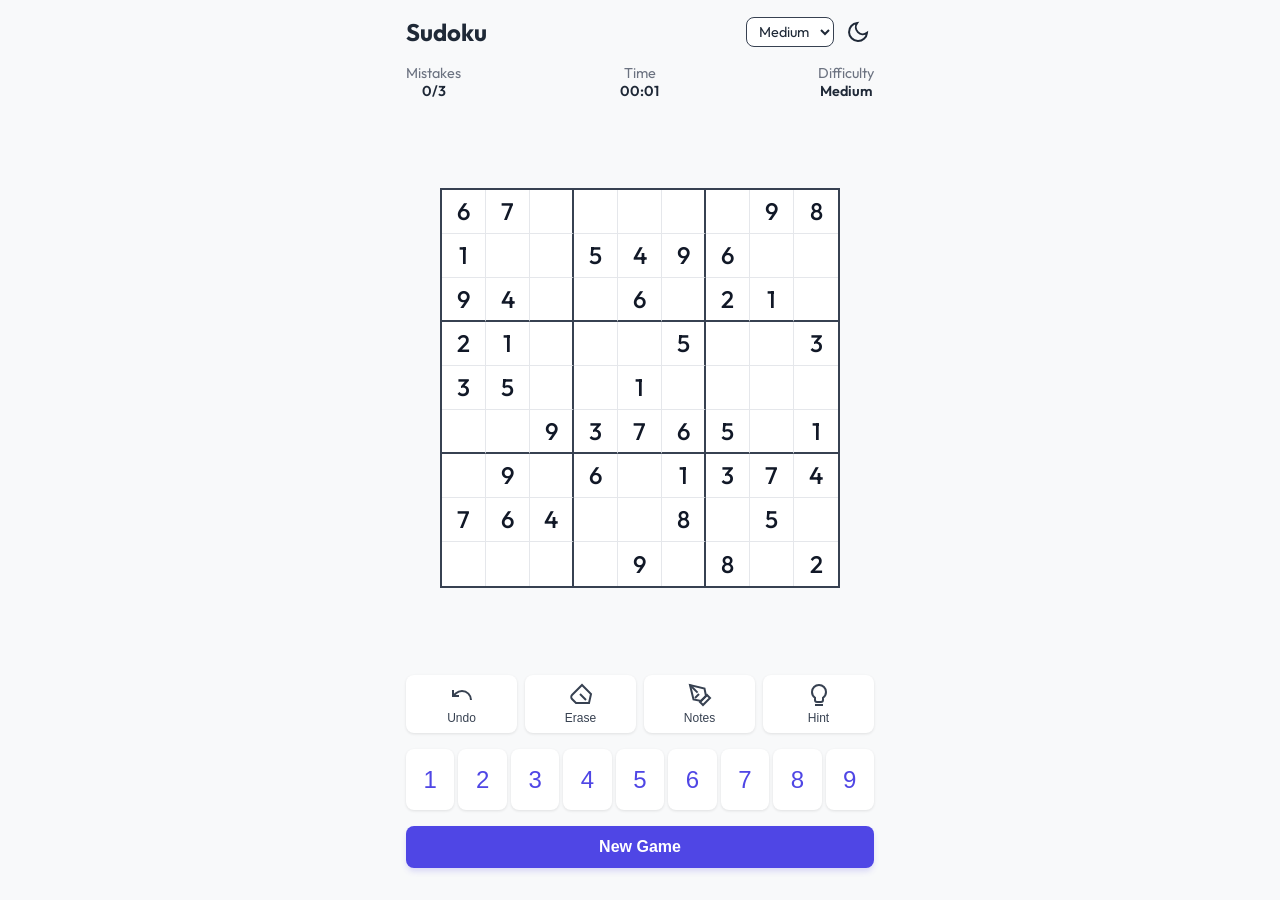
<file: index.html>
<!DOCTYPE html>
<html lang="en">
<head>
    <meta charset="UTF-8">
    <meta name="viewport" content="width=device-width, initial-scale=1.0, maximum-scale=1.0, user-scalable=no">
    <title>Sudoku Pro</title>
    <link rel="preconnect" href="https://fonts.googleapis.com">
    <link rel="preconnect" href="https://fonts.gstatic.com" crossorigin>
    <link href="https://fonts.googleapis.com/css2?family=Outfit:wght@300;400;500;600;700&display=swap" rel="stylesheet">
    <link rel="stylesheet" href="style.css">
</head>
<body>
    <div class="app-container">
        <header>
            <h1>Sudoku</h1>
            <div class="header-controls">
                <select id="difficulty-select">
                    <option value="easy">Easy</option>
                    <option value="medium" selected>Medium</option>
                    <option value="hard">Hard</option>
                    <option value="expert">Expert</option>
                </select>
                <button id="theme-toggle" aria-label="Toggle Dark Mode">
                    <svg width="24" height="24" viewBox="0 0 24 24" fill="none" stroke="currentColor" stroke-width="2">
                        <path d="M21 12.79A9 9 0 1 1 11.21 3 7 7 0 0 0 21 12.79z"></path>
                    </svg>
                </button>
            </div>
        </header>

        <div class="game-info">
            <div class="info-item">
                <span class="label">Mistakes</span>
                <span class="value" id="mistakes">0/3</span>
            </div>
            <div class="info-item">
                <span class="label">Time</span>
                <span class="value" id="timer">00:00</span>
            </div>
            <div class="info-item">
                <span class="label">Difficulty</span>
                <span class="value" id="difficulty-display">Medium</span>
            </div>
        </div>

        <div class="game-board-container">
            <div id="game-board" class="game-board">
                <!-- Grid generated by JS -->
            </div>
        </div>

        <div class="controls-area">
            <div class="tools">
                <button class="tool-btn" id="btn-undo">
                    <svg width="24" height="24" viewBox="0 0 24 24" fill="none" stroke="currentColor" stroke-width="2">
                        <path d="M3 7v6h6"></path>
                        <path d="M21 17a9 9 0 0 0-9-9 9 9 0 0 0-6 2.3L3 13"></path>
                    </svg>
                    <span>Undo</span>
                </button>
                <button class="tool-btn" id="btn-erase">
                    <svg width="24" height="24" viewBox="0 0 24 24" fill="none" stroke="currentColor" stroke-width="2">
                        <path d="M20 20H7L3 16C2 15 2 13 3 12L13 2L22 11L20 20Z"></path>
                        <path d="M11 11L17 17"></path>
                    </svg>
                    <span>Erase</span>
                </button>
                <button class="tool-btn" id="btn-note">
                    <div class="note-indicator">OFF</div>
                    <svg width="24" height="24" viewBox="0 0 24 24" fill="none" stroke="currentColor" stroke-width="2">
                        <path d="M12 19l7-7 3 3-7 7-3-3z"></path>
                        <path d="M18 13l-1.5-7.5L2 2l3.5 14.5L13 18l5-5z"></path>
                        <path d="M2 2l7.586 7.586"></path>
                        <path d="M11 11l-4 4"></path>
                    </svg>
                    <span>Notes</span>
                </button>
                <button class="tool-btn" id="btn-hint">
                    <svg width="24" height="24" viewBox="0 0 24 24" fill="none" stroke="currentColor" stroke-width="2">
                        <path d="M12 2a7 7 0 0 1 7 7c0 2.38-1.19 4.47-3 5.74V17a2 2 0 0 1-2 2H10a2 2 0 0 1-2-2v-2.26C6.19 13.47 5 11.38 5 9a7 7 0 0 1 7-7z"></path>
                        <path d="M9 21v1h6v-1"></path>
                    </svg>
                    <span>Hint</span>
                </button>
            </div>

            <div class="numpad">
                <button class="num-btn" data-num="1">1</button>
                <button class="num-btn" data-num="2">2</button>
                <button class="num-btn" data-num="3">3</button>
                <button class="num-btn" data-num="4">4</button>
                <button class="num-btn" data-num="5">5</button>
                <button class="num-btn" data-num="6">6</button>
                <button class="num-btn" data-num="7">7</button>
                <button class="num-btn" data-num="8">8</button>
                <button class="num-btn" data-num="9">9</button>
            </div>
            
            <button id="btn-new-game" class="new-game-btn">New Game</button>
        </div>
    </div>

    <!-- Modals -->
    <div id="game-over-modal" class="modal hidden">
        <div class="modal-content">
            <h2>Game Over</h2>
            <p>You made too many mistakes!</p>
            <button id="btn-restart">Try Again</button>
        </div>
    </div>

    <div id="win-modal" class="modal hidden">
        <div class="modal-content">
            <h2>Excellent!</h2>
            <p>You solved the puzzle!</p>
            <p class="win-time">Time: <span id="final-time">00:00</span></p>
            <p class="win-difficulty">Difficulty: <span id="final-difficulty">Medium</span></p>
            <button id="btn-new-game-win">New Game</button>
        </div>
    </div>

    <script src="script.js"></script>
</body>
</html>
</file>
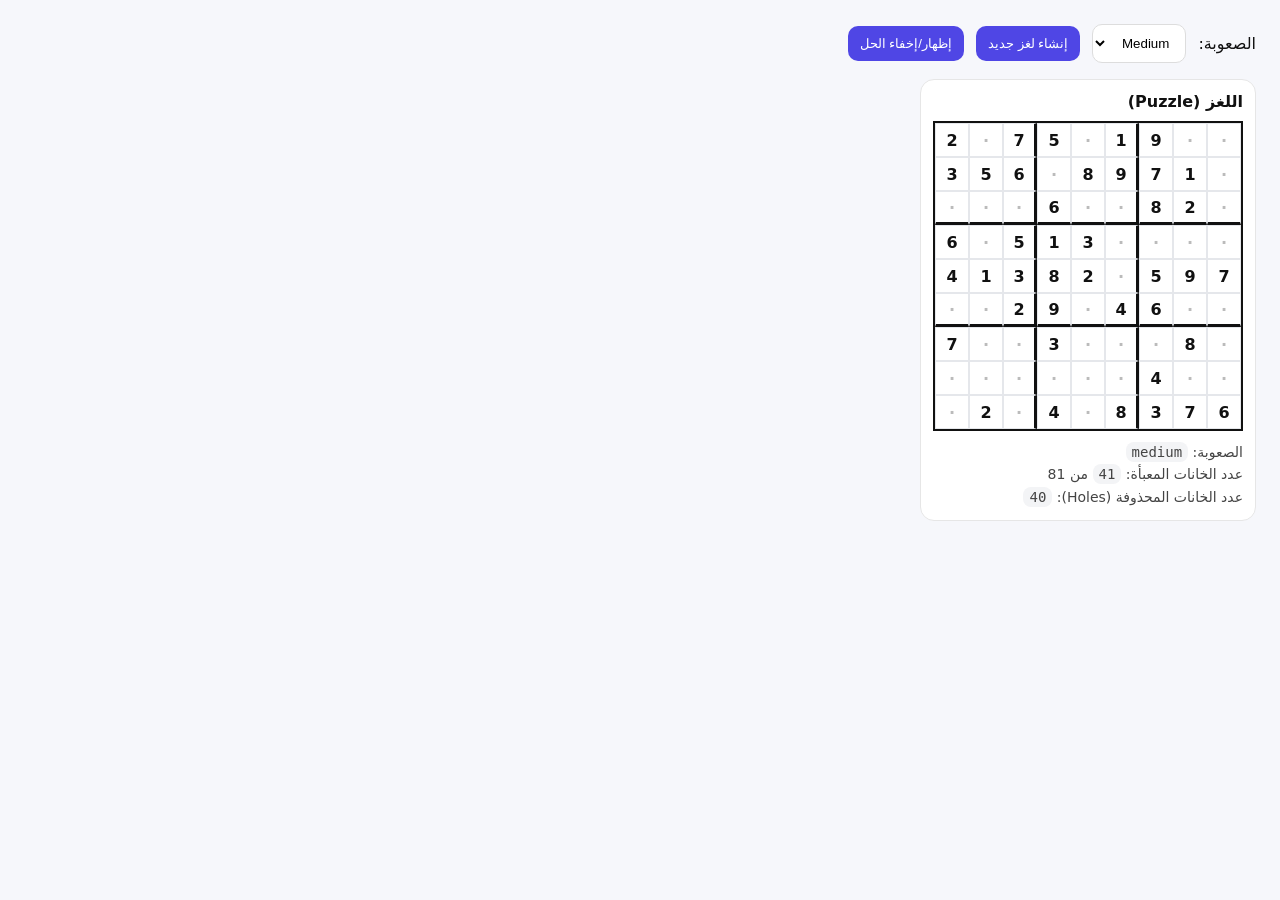
<file: a.html>
<!doctype html>
<html lang="ar" dir="rtl">
<head>
  <meta charset="utf-8" />
  <meta name="viewport" content="width=device-width,initial-scale=1" />
  <title>Sudoku Generator (Live)</title>
  <style>
    body { font-family: system-ui, Arial; padding: 16px; background:#f6f7fb; color:#111; }
    .row { display:flex; gap:12px; flex-wrap:wrap; align-items:center; }
    select, button { padding:10px 12px; border-radius:10px; border:1px solid #ddd; background:#fff; cursor:pointer; }
    button { background:#4f46e5; color:#fff; border:none; }
    button:active { transform: translateY(1px); }
    .wrap { display:flex; gap:18px; flex-wrap:wrap; margin-top:16px; }
    .panel { background:#fff; border:1px solid #e6e6e6; border-radius:14px; padding:12px; }
    .title { font-weight:700; margin:0 0 10px 0; }
    
    .grid {
      direction: ltr; /* keep sudoku columns LTR even if page is RTL */ 
      display:grid; 
      grid-template-columns: repeat(9, 34px); 
      grid-template-rows: repeat(9, 34px); 
      border: 2px solid #111; 
    }
    .cell {
      width:34px; height:34px; display:flex; align-items:center; justify-content:center;
      border:1px solid #e5e7eb; font-weight:600; background:#fff;
      box-sizing: border-box;
    }

    /* ✅ تخطيط مربعات 3×3 (فواصل سميكة بعد العمود 3 و6 وبعد الصف 3 و6) */
    /* فواصل عمودية: بعد كل 3 أعمدة (الأعمدة 3 و6) */
    .cell:nth-child(9n + 3),
    .cell:nth-child(9n + 6) {
      border-right: 3px solid #111;
    }

    /* فواصل أفقية: بعد كل 3 صفوف (الصفوف 3 و6) */
    .cell:nth-child(n + 19):nth-child(-n + 27),
    .cell:nth-child(n + 46):nth-child(-n + 54) {
      border-bottom: 3px solid #111;
    }
.fixed { color:#111; }
    .empty { color:#bbb; }
    .meta { margin-top:10px; font-size:14px; color:#444; line-height:1.6; }
    code { background:#f3f4f6; padding:2px 6px; border-radius:8px; }
  </style>
</head>
<body>
  <div class="row">
    <label>الصعوبة:</label>
    <select id="difficulty">
      <option value="easy">Easy</option>
      <option value="medium" selected>Medium</option>
      <option value="hard">Hard</option>
      <option value="expert">Expert</option>
    </select>

    <button id="btn">إنشاء لغز جديد</button>
    <button id="btnShow">إظهار/إخفاء الحل</button>
  </div>

  <div class="wrap">
    <div class="panel">
      <p class="title">اللغز (Puzzle)</p>
      <div id="puzzle" class="grid"></div>
      <div id="info" class="meta"></div>
    </div>

    <div class="panel" id="solPanel" style="display:none">
      <p class="title">الحل (Solution)</p>
      <div id="solution" class="grid"></div>
      <div class="meta">
        هذا هو الحل الكامل الذي استُخدم لمقارنة صحة اللغز.
      </div>
    </div>
  </div>

<script>
/**
 * Sudoku Generator (Live)
 * - 1) createEmptyGrid(): 9x9 مليانة أصفار
 * - 2) fillDiagonal(): تعبئة المربعات القطرية 3x3 عشوائيًا
 * - 3) solveBacktracking(): إكمال الحل باستخدام Backtracking
 * - 4) makePuzzle(): حذف أرقام حسب الصعوبة لصنع اللغز
 */

const HOLES_BY_DIFFICULTY = {
  easy: 30,
  medium: 40,
  hard: 50,
  expert: 60
};

function createEmptyGrid() {
  return Array.from({ length: 9 }, () => Array(9).fill(0));
}

function cloneGrid(grid) {
  return grid.map(row => row.slice());
}

function isSafe(grid, row, col, num) {
  // صف
  for (let c = 0; c < 9; c++) if (grid[row][c] === num) return false;
  // عمود
  for (let r = 0; r < 9; r++) if (grid[r][col] === num) return false;
  // مربع 3x3
  const startRow = row - (row % 3);
  const startCol = col - (col % 3);
  for (let r = 0; r < 3; r++) {
    for (let c = 0; c < 3; c++) {
      if (grid[startRow + r][startCol + c] === num) return false;
    }
  }
  return true;
}

function shuffle(arr) {
  // Fisher–Yates
  for (let i = arr.length - 1; i > 0; i--) {
    const j = Math.floor(Math.random() * (i + 1));
    [arr[i], arr[j]] = [arr[j], arr[i]];
  }
  return arr;
}

function fillBox(grid, rowStart, colStart) {
  const nums = shuffle([1,2,3,4,5,6,7,8,9]);
  let idx = 0;
  for (let r = 0; r < 3; r++) {
    for (let c = 0; c < 3; c++) {
      grid[rowStart + r][colStart + c] = nums[idx++];
    }
  }
}

function fillDiagonal(grid) {
  // مربعات قطرية: (0,0), (3,3), (6,6)
  for (let i = 0; i < 9; i += 3) {
    fillBox(grid, i, i);
  }
}

function findEmpty(grid) {
  for (let r = 0; r < 9; r++) {
    for (let c = 0; c < 9; c++) {
      if (grid[r][c] === 0) return { r, c };
    }
  }
  return null;
}

function solveBacktracking(grid) {
  const empty = findEmpty(grid);
  if (!empty) return true; // اكتمل

  const { r, c } = empty;
  // ترتيب أرقام عشوائي يعطي حلول متنوعة
  const nums = shuffle([1,2,3,4,5,6,7,8,9]);

  for (const num of nums) {
    if (isSafe(grid, r, c, num)) {
      grid[r][c] = num;
      if (solveBacktracking(grid)) return true;
      grid[r][c] = 0; // رجوع للخلف
    }
  }
  return false;
}

function generateSolvedGrid() {
  const grid = createEmptyGrid();
  fillDiagonal(grid);
  solveBacktracking(grid);
  return grid;
}

function makePuzzleFromSolution(solution, difficulty) {
  const holes = HOLES_BY_DIFFICULTY[difficulty] ?? 40;
  const puzzle = cloneGrid(solution);

  let attempts = holes;
  while (attempts > 0) {
    const r = Math.floor(Math.random() * 9);
    const c = Math.floor(Math.random() * 9);
    if (puzzle[r][c] !== 0) {
      puzzle[r][c] = 0;
      attempts--;
    }
  }
  return puzzle;
}

function countFilled(grid) {
  let filled = 0;
  for (let r = 0; r < 9; r++) for (let c = 0; c < 9; c++) if (grid[r][c] !== 0) filled++;
  return filled;
}

function renderGrid(container, grid, fixedMask = null) {
  container.innerHTML = "";
  for (let r = 0; r < 9; r++) {
    for (let c = 0; c < 9; c++) {
      const v = grid[r][c];
      const cell = document.createElement("div");
      cell.className = "cell";
      if (v === 0) {
        cell.textContent = "·";
        cell.classList.add("empty");
      } else {
        cell.textContent = v;
        // fixedMask: لو كانت خانة ثابتة (موجودة في اللغز) نلونها كـ fixed
        if (fixedMask && fixedMask[r][c] !== 0) cell.classList.add("fixed");
      }
      container.appendChild(cell);
    }
  }
}

/* UI */
const difficultyEl = document.getElementById("difficulty");
const btn = document.getElementById("btn");
const btnShow = document.getElementById("btnShow");
const puzzleEl = document.getElementById("puzzle");
const solutionEl = document.getElementById("solution");
const solPanel = document.getElementById("solPanel");
const infoEl = document.getElementById("info");

let lastPuzzle = null;
let lastSolution = null;

function newPuzzle() {
  const diff = difficultyEl.value;

  // 1) حل كامل
  const solution = generateSolvedGrid();

  // 2) لغز بحذف أرقام
  const puzzle = makePuzzleFromSolution(solution, diff);

  lastPuzzle = puzzle;
  lastSolution = solution;

  // عرض
  renderGrid(puzzleEl, puzzle, puzzle);      // ثابت = الأرقام الموجودة في اللغز
  renderGrid(solutionEl, solution, puzzle);  // نفس الثوابت أيضاً للتمييز

  const filled = countFilled(puzzle);
  const holes = 81 - filled;
  infoEl.innerHTML =
    `الصعوبة: <code>${diff}</code><br>` +
    `عدد الخانات المعبأة: <code>${filled}</code> من 81<br>` +
    `عدد الخانات المحذوفة (Holes): <code>${holes}</code>`;
}

btn.addEventListener("click", newPuzzle);
btnShow.addEventListener("click", () => {
  solPanel.style.display = (solPanel.style.display === "none") ? "block" : "none";
});

// تشغيل أول مرة
newPuzzle();
</script>
</body>
</html>
</file>
<file: style.css>
:root {
    --bg-color: #f8f9fa;
    --text-color: #1f2937;
    --board-bg: #ffffff;
    --grid-line: #e5e7eb;
    --grid-line-thick: #374151;
    --cell-hover: #f3f4f6;
    --cell-selected: #e0e7ff;
    /* Light indigo */
    --cell-related: #eff6ff;
    /* Very light blue */
    --cell-same-num: #c7d2fe;
    /* Indigo 200 */
    --primary-color: #4f46e5;
    /* Indigo 600 */
    --primary-hover: #4338ca;
    --error-color: #ef4444;
    --error-bg: #fee2e2;
    --fixed-text: #111827;
    --user-text: #4f46e5;
    --note-text: #6b7280;
    --btn-bg: #ffffff;
    --btn-text: #374151;
    --btn-shadow: 0 1px 3px rgba(0, 0, 0, 0.1);
}

.dark-mode {
    --bg-color: #111827;
    --text-color: #f9fafb;
    --board-bg: #1f2937;
    --grid-line: #374151;
    --grid-line-thick: #9ca3af;
    --cell-hover: #374151;
    --cell-selected: #312e81;
    /* Indigo 900 */
    --cell-related: #1e1b4b;
    /* Indigo 950 */
    --cell-same-num: #4338ca;
    /* Indigo 700 */
    --primary-color: #6366f1;
    /* Indigo 500 */
    --primary-hover: #818cf8;
    --error-color: #f87171;
    --error-bg: #450a0a;
    --fixed-text: #e5e7eb;
    --user-text: #818cf8;
    --note-text: #9ca3af;
    --btn-bg: #1f2937;
    --btn-text: #e5e7eb;
    --btn-shadow: 0 1px 3px rgba(0, 0, 0, 0.5);
}

* {
    box-sizing: border-box;
    margin: 0;
    padding: 0;
    -webkit-tap-highlight-color: transparent;
}

body {
    font-family: 'Outfit', sans-serif;
    background-color: var(--bg-color);
    color: var(--text-color);
    display: flex;
    justify-content: center;
    min-height: 100vh;
    transition: background-color 0.3s, color 0.3s;
}

.app-container {
    width: 100%;
    max-width: 500px;
    padding: 1rem;
    display: flex;
    flex-direction: column;
    height: 100vh;
    /* Full viewport height for mobile app feel */
}

/* Header */
header {
    display: flex;
    justify-content: space-between;
    align-items: center;
    margin-bottom: 1rem;
}

h1 {
    font-weight: 700;
    font-size: 1.5rem;
}

.header-controls {
    display: flex;
    gap: 0.5rem;
    align-items: center;
}

select {
    padding: 0.25rem 0.5rem;
    border-radius: 0.5rem;
    border: 1px solid var(--grid-line-thick);
    background-color: var(--btn-bg);
    color: var(--text-color);
    font-family: inherit;
    font-size: 0.9rem;
    cursor: pointer;
}

#theme-toggle {
    background: none;
    border: none;
    cursor: pointer;
    color: var(--text-color);
    padding: 0.25rem;
    border-radius: 50%;
    display: flex;
    align-items: center;
    justify-content: center;
}

#theme-toggle:hover {
    background-color: var(--cell-hover);
}

/* Game Info */
.game-info {
    display: flex;
    justify-content: space-between;
    margin-bottom: 1rem;
    font-size: 0.9rem;
    color: var(--note-text);
}

.info-item {
    display: flex;
    flex-direction: column;
    align-items: center;
}

.info-item .value {
    font-weight: 600;
    color: var(--text-color);
}

/* Game Board */
.game-board-container {
    display: flex;
    justify-content: center;
    margin-bottom: 1rem;
    flex-grow: 1;
    /* Allow it to take available space */
    align-items: center;
    /* Center vertically */
}

.game-board {
    display: grid;
    grid-template-columns: repeat(9, 1fr);
    grid-template-rows: repeat(9, 1fr);
    width: 100%;
    max-width: 400px;
    /* Max width for larger screens */
    aspect-ratio: 1;
    background-color: var(--grid-line-thick);
    border: 2px solid var(--grid-line-thick);
    gap: 1px;
}

.cell {
    background-color: var(--board-bg);
    display: flex;
    justify-content: center;
    align-items: center;
    font-size: 1.5rem;
    font-weight: 500;
    cursor: pointer;
    user-select: none;
    position: relative;
    color: var(--fixed-text);
}

/* Responsive font size for cells */
@media (max-width: 400px) {
    .cell {
        font-size: 1.2rem;
    }
}

/* Thick borders for 3x3 boxes */
.cell:nth-child(3n) {
    border-right: 2px solid var(--grid-line-thick);
}

.cell:nth-child(9n) {
    border-right: none;
    /* Handled by container border */
}

.cell:nth-child(n+19):nth-child(-n+27),
.cell:nth-child(n+46):nth-child(-n+54) {
    border-bottom: 2px solid var(--grid-line-thick);
}

/* Remove gap simulation for cleaner borders if using border approach, 
   but gap: 1px with background color is a common trick. 
   Let's refine the 3x3 borders. */
.game-board {
    gap: 0;
    border: 2px solid var(--grid-line-thick);
}

.cell {
    border-right: 1px solid var(--grid-line);
    border-bottom: 1px solid var(--grid-line);
}

/* Right border for 3rd and 6th column */
.cell:nth-child(3n) {
    border-right: 2px solid var(--grid-line-thick);
}

/* No right border for last column */
.cell:nth-child(9n) {
    border-right: none;
}

/* Bottom border for 3rd and 6th row */
.cell:nth-child(n+19):nth-child(-n+27),
.cell:nth-child(n+46):nth-child(-n+54) {
    border-bottom: 2px solid var(--grid-line-thick);
}

/* No bottom border for last row */
.cell:nth-child(n+73) {
    border-bottom: none;
}

/* States */
.cell.selected {
    background-color: var(--cell-selected);
}

.cell.related {
    background-color: var(--cell-related);
}

.cell.same-num {
    background-color: var(--cell-same-num);
}

.cell.error {
    background-color: var(--error-bg);
    color: var(--error-color);
}

.cell.user-input {
    color: var(--user-text);
}

/* Notes */
.cell .notes-grid {
    display: grid;
    grid-template-columns: repeat(3, 1fr);
    grid-template-rows: repeat(3, 1fr);
    width: 100%;
    height: 100%;
    pointer-events: none;
}

.cell .note {
    font-size: 0.5rem;
    display: flex;
    justify-content: center;
    align-items: center;
    color: var(--note-text);
    visibility: hidden;
}

.cell .note.active {
    visibility: visible;
}

/* Controls Area */
.controls-area {
    display: flex;
    flex-direction: column;
    gap: 1rem;
    margin-bottom: 1rem;
    /* Space at bottom */
}

.tools {
    display: flex;
    justify-content: space-between;
    gap: 0.5rem;
}

.tool-btn {
    flex: 1;
    display: flex;
    flex-direction: column;
    align-items: center;
    justify-content: center;
    background-color: var(--btn-bg);
    border: none;
    border-radius: 0.5rem;
    padding: 0.5rem;
    cursor: pointer;
    color: var(--btn-text);
    box-shadow: var(--btn-shadow);
    transition: transform 0.1s;
    position: relative;
}

.tool-btn:active {
    transform: translateY(1px);
}

.tool-btn svg {
    margin-bottom: 0.25rem;
}

.tool-btn span {
    font-size: 0.75rem;
    font-weight: 500;
}

.note-indicator {
    position: absolute;
    top: -5px;
    right: -5px;
    background-color: var(--note-text);
    color: white;
    font-size: 0.6rem;
    padding: 2px 4px;
    border-radius: 4px;
    display: none;
}

.tool-btn.active {
    background-color: var(--primary-color);
    color: white;
}

.tool-btn.active .note-indicator {
    display: block;
    background-color: white;
    color: var(--primary-color);
}

/* Numpad */
.numpad {
    display: grid;
    grid-template-columns: repeat(9, 1fr);
    gap: 0.25rem;
}

.num-btn {
    aspect-ratio: 0.8;
    /* Taller than wide */
    background-color: var(--btn-bg);
    /* Use button background */
    border: none;
    border-radius: 0.5rem;
    font-size: 1.5rem;
    font-weight: 500;
    color: var(--primary-color);
    cursor: pointer;
    box-shadow: var(--btn-shadow);
    transition: background-color 0.2s;
    display: flex;
    align-items: center;
    justify-content: center;
}

.num-btn:hover {
    background-color: var(--cell-hover);
}

.num-btn:active {
    background-color: var(--cell-selected);
}

/* New Game Button */
.new-game-btn {
    width: 100%;
    padding: 0.75rem;
    background-color: var(--primary-color);
    color: white;
    border: none;
    border-radius: 0.5rem;
    font-size: 1rem;
    font-weight: 600;
    cursor: pointer;
    box-shadow: 0 4px 6px -1px rgba(79, 70, 229, 0.2);
}

.new-game-btn:hover {
    background-color: var(--primary-hover);
}

/* Modals */
.modal {
    position: fixed;
    top: 0;
    left: 0;
    width: 100%;
    height: 100%;
    background-color: rgba(0, 0, 0, 0.5);
    display: flex;
    justify-content: center;
    align-items: center;
    z-index: 100;
    opacity: 1;
    transition: opacity 0.3s;
}

.modal.hidden {
    opacity: 0;
    pointer-events: none;
}

.modal-content {
    background-color: var(--board-bg);
    padding: 2rem;
    border-radius: 1rem;
    text-align: center;
    box-shadow: 0 20px 25px -5px rgba(0, 0, 0, 0.1);
    max-width: 90%;
    width: 300px;
}

.modal-content h2 {
    margin-bottom: 1rem;
    color: var(--text-color);
}

.modal-content p {
    margin-bottom: 1.5rem;
    color: var(--note-text);
}

.modal-content button {
    padding: 0.75rem 1.5rem;
    background-color: var(--primary-color);
    color: white;
    border: none;
    border-radius: 0.5rem;
    font-weight: 600;
    cursor: pointer;
}

@media (max-width: 350px) {
    .numpad {
        grid-template-columns: repeat(5, 1fr);
    }

    .num-btn:nth-child(n+6) {
        grid-row: 2;
    }
}

/* Animation for completed row/col/box */
@keyframes success-pulse {
    0% {
        background-color: var(--cell-related);
    }

    50% {
        background-color: var(--cell-same-num);
        transform: scale(1.05);
        z-index: 10;
    }

    100% {
        background-color: var(--board-bg);
        transform: scale(1);
        z-index: 1;
    }
}

.cell.completed-animation {
    animation: success-pulse 0.6s ease-in-out;
}
</file>
